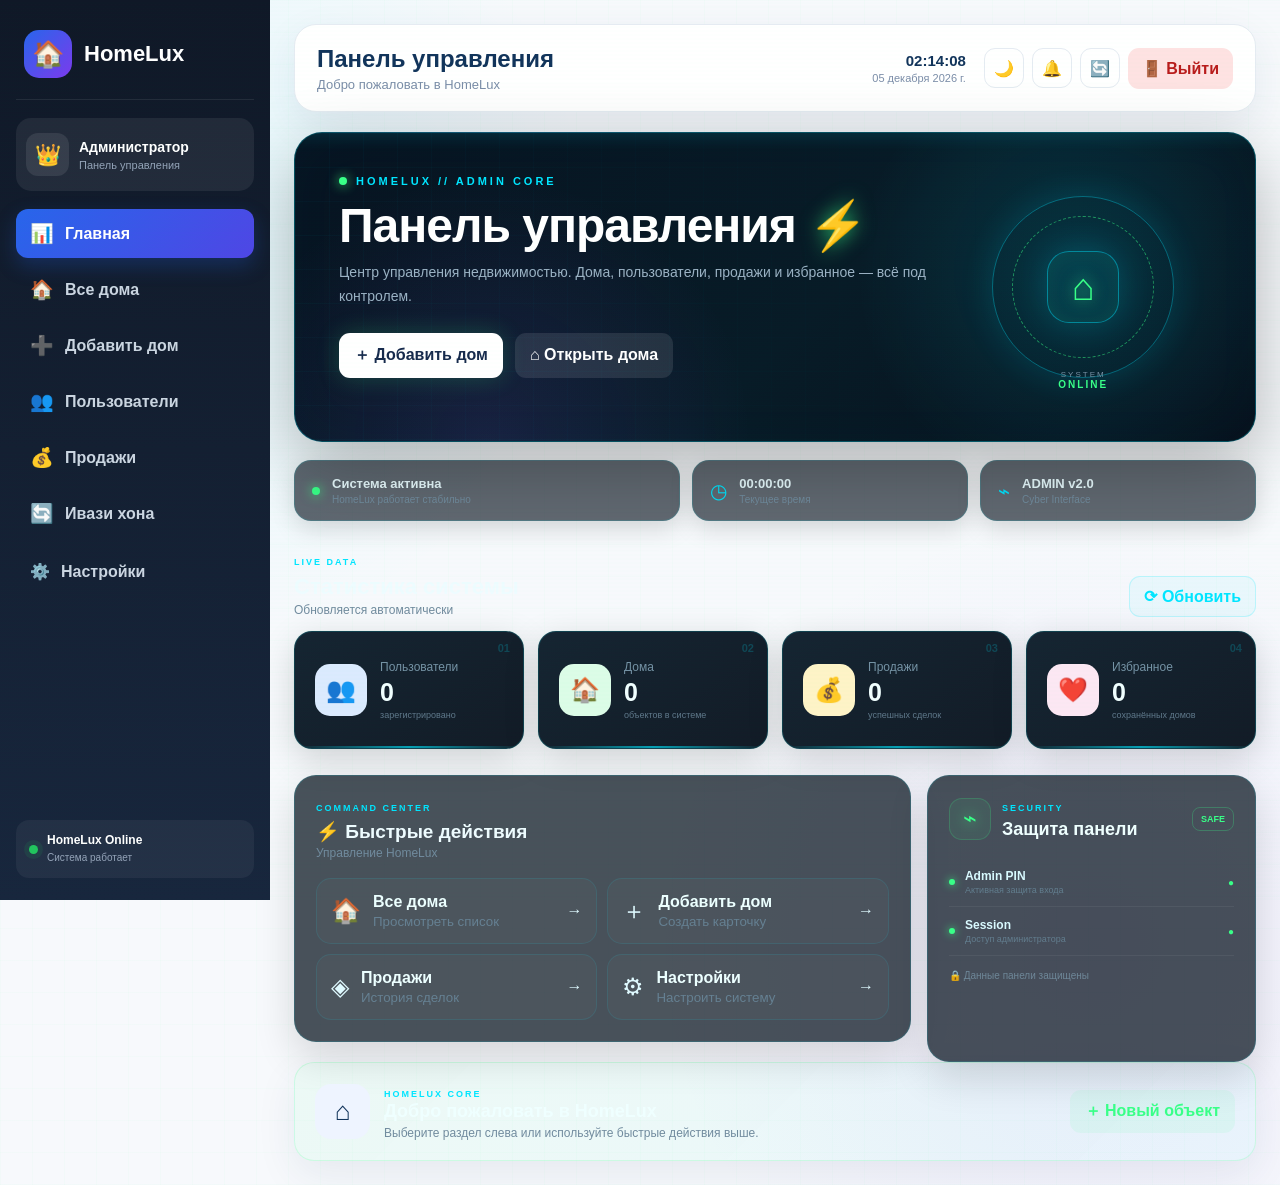
<file: admin.html>
<!DOCTYPE html>
<html lang="ru">
<head>
<meta charset="UTF-8">
<meta name="viewport" content="width=device-width, initial-scale=1.0">
<title>HomeLux — Admin Panel</title>
<link rel="stylesheet" href="admin.css">

<style>
.exchange-hero{display:grid;grid-template-columns:92px 1fr auto;align-items:center;gap:24px;padding:30px;border-radius:24px;margin:20px 0 24px;background:linear-gradient(135deg,#2563eb,#1d4ed8);color:#fff;box-shadow:0 18px 45px rgba(37,99,235,.20);overflow:hidden}.exchange-hero-icon{width:76px;height:76px;border-radius:22px;display:grid;place-items:center;font-size:38px;background:rgba(255,255,255,.16);border:1px solid rgba(255,255,255,.25)}.exchange-label{font-size:12px;font-weight:800;letter-spacing:2px;opacity:.78}.exchange-hero h2{margin:7px 0 6px;font-size:28px}.exchange-hero p{margin:0;max-width:650px;line-height:1.6;opacity:.88}.exchange-hero-badge{min-width:150px;padding:14px 18px;border-radius:16px;background:rgba(255,255,255,.13);border:1px solid rgba(255,255,255,.2);text-align:center}.exchange-hero-badge strong,.exchange-hero-badge span{display:block}.exchange-hero-badge span{font-size:12px;margin-top:4px;opacity:.75}.exchange-grid{display:grid;grid-template-columns:repeat(3,minmax(0,1fr));gap:20px;align-items:stretch;margin:0}.exchange-card{min-width:0;min-height:250px;padding:24px;border-radius:22px;background:#fff;border:1px solid #e7edf7;box-shadow:0 12px 32px rgba(15,35,70,.07);display:flex;flex-direction:column;transition:transform .2s ease,box-shadow .2s ease}.exchange-card:hover{transform:translateY(-5px);box-shadow:0 18px 40px rgba(15,35,70,.12)}.exchange-card-top{display:flex;align-items:center;justify-content:space-between;margin-bottom:20px}.exchange-card-top>span{font-size:12px;font-weight:800;color:#94a3b8}.exchange-card-icon{width:58px;height:58px;border-radius:17px;display:grid;place-items:center;font-size:28px;background:#eff6ff}.exchange-card h3{margin:0 0 10px;font-size:20px;color:#10213d}.exchange-card p{margin:0;color:#64748b;line-height:1.6;flex:1}.exchange-card button{margin-top:20px;width:100%;border:0;border-radius:13px;padding:13px 16px;background:#f1f5f9;color:#1d4ed8;font-weight:800;cursor:pointer}.exchange-card button:hover{background:#dbeafe}.exchange-card button b{float:right}.exchange-info{display:flex;align-items:center;gap:16px;margin-top:22px;padding:18px 22px;border:1px solid #e2e8f0;border-radius:18px;background:#f8fafc}.exchange-info-icon{width:44px;height:44px;border-radius:13px;display:grid;place-items:center;background:#fff;font-size:22px;box-shadow:0 5px 15px rgba(15,35,70,.06)}.exchange-info strong{color:#10213d}.exchange-info p{margin:4px 0 0;color:#64748b}.dark .exchange-card{background:#111d30;border-color:#24344d}.dark .exchange-card h3,.dark .exchange-info strong{color:#fff}.dark .exchange-card p,.dark .exchange-info p{color:#9fb0c7}.dark .exchange-card button{background:#182943;color:#93b8ff}.dark .exchange-info{background:#0f1a2b;border-color:#24344d}@media(max-width:900px){.exchange-hero{grid-template-columns:70px 1fr}.exchange-hero-badge{grid-column:2;justify-self:start}.exchange-grid{grid-template-columns:1fr 1fr}}@media(max-width:620px){.exchange-hero{grid-template-columns:1fr;padding:22px}.exchange-hero-badge{grid-column:auto}.exchange-grid{grid-template-columns:1fr}.exchange-card{min-height:220px}}
</style>


<style id="hacker-neon-theme">
:root{--hack-green:#39ff88;--hack-cyan:#00e5ff;--hack-purple:#8b5cf6;--hack-bg:#050812}
body{background-image:radial-gradient(circle at 15% 20%,rgba(0,229,255,.08),transparent 28%),radial-gradient(circle at 85% 80%,rgba(139,92,246,.08),transparent 30%),linear-gradient(rgba(57,255,136,.025) 1px,transparent 1px),linear-gradient(90deg,rgba(57,255,136,.025) 1px,transparent 1px);background-size:auto,auto,32px 32px,32px 32px}
body:after{content:"";position:fixed;inset:0;pointer-events:none;z-index:9998;background:linear-gradient(transparent 50%,rgba(57,255,136,.018) 50%);background-size:100% 4px;opacity:.35}
button,.btn,.nav-btn,.action-btn{transition:.25s;position:relative;overflow:hidden}
button:hover,.btn:hover,.nav-btn:hover,.action-btn:hover{transform:translateY(-2px);box-shadow:0 0 18px rgba(0,229,255,.28),0 0 32px rgba(57,255,136,.12)}
.card,.house-card,.modal-content,.panel,.stat-card,.settings-card,.section-card{border-color:rgba(0,229,255,.18)!important;box-shadow:0 10px 35px rgba(0,0,0,.16),0 0 0 1px rgba(57,255,136,.035)}
.house-card:hover,.card:hover{box-shadow:0 16px 45px rgba(0,0,0,.22),0 0 25px rgba(0,229,255,.14)}
input,select,textarea{outline:none;transition:.2s}input:focus,select:focus,textarea:focus{border-color:var(--hack-cyan)!important;box-shadow:0 0 0 3px rgba(0,229,255,.1),0 0 16px rgba(0,229,255,.12)}
</style>

<style id="dashboard-cyber-style">
.dashboard-cyber{position:relative}.cyber-dashboard-hero{position:relative;min-height:310px;margin-bottom:18px;padding:42px 44px;border:1px solid rgba(0,229,255,.28);border-radius:28px;overflow:hidden;background:radial-gradient(circle at 82% 45%,rgba(0,229,255,.14),transparent 28%),radial-gradient(circle at 20% 100%,rgba(139,92,246,.13),transparent 32%),linear-gradient(135deg,#071321,#081b27 55%,#07101c);box-shadow:0 25px 70px rgba(0,0,0,.28),inset 0 0 60px rgba(0,229,255,.025)}.hero-grid-lines{position:absolute;inset:0;background-image:linear-gradient(rgba(0,229,255,.055) 1px,transparent 1px),linear-gradient(90deg,rgba(0,229,255,.055) 1px,transparent 1px);background-size:34px 34px;mask-image:linear-gradient(to right,black,transparent 80%);opacity:.55}.hero-scan{position:absolute;left:0;right:0;height:2px;top:-5px;background:linear-gradient(90deg,transparent,var(--hack-green),var(--hack-cyan),transparent);box-shadow:0 0 18px var(--hack-cyan);animation:dashScan 5s linear infinite}.cyber-dashboard-hero .hero-content{position:relative;z-index:2;max-width:700px}.cyber-dashboard-hero .hero-small{display:flex;align-items:center;gap:9px;color:var(--hack-cyan);font-size:11px;font-weight:900;letter-spacing:3px}.pulse-dot,.status-dot{width:8px;height:8px;border-radius:50%;background:var(--hack-green);box-shadow:0 0 12px var(--hack-green);animation:dashPulse 1.6s infinite}.cyber-dashboard-hero h1{margin:14px 0 10px;color:#fff;font-size:clamp(30px,4vw,48px);line-height:1.05;letter-spacing:-1px}.cyber-dashboard-hero h1 span{color:var(--hack-green);text-shadow:0 0 20px rgba(57,255,136,.7)}.cyber-dashboard-hero p{max-width:650px;color:#9bb2c4;line-height:1.7;font-size:14px}.cyber-dashboard-hero .hero-buttons{display:flex;gap:12px;margin-top:24px}.cyber-primary,.cyber-ghost{padding:13px 19px;border-radius:13px;font-weight:900;border:1px solid rgba(0,229,255,.25);cursor:pointer}.cyber-primary{background:linear-gradient(135deg,var(--hack-green),#13c873);color:#03120b;box-shadow:0 0 24px rgba(57,255,136,.2)}.cyber-ghost{background:rgba(255,255,255,.045);color:#d8faff}.cyber-core{position:absolute;right:8%;top:50%;transform:translateY(-50%);width:190px;height:190px;border-radius:50%;display:grid;place-items:center}.core-ring{position:absolute;border-radius:50%;border:1px solid rgba(0,229,255,.35)}.ring-one{inset:4px;box-shadow:0 0 35px rgba(0,229,255,.14);animation:spinDash 12s linear infinite}.ring-two{inset:24px;border-style:dashed;border-color:rgba(57,255,136,.5);animation:spinDash 8s linear infinite reverse}.core-center{width:72px;height:72px;border-radius:22px;display:grid;place-items:center;color:var(--hack-green);font-size:38px;background:rgba(0,229,255,.07);border:1px solid rgba(0,229,255,.45);box-shadow:0 0 35px rgba(0,229,255,.2),inset 0 0 25px rgba(57,255,136,.08);text-shadow:0 0 15px var(--hack-green)}.core-label{position:absolute;bottom:-8px;text-align:center;color:#7892a5;font-size:8px;letter-spacing:2px}.core-label b{color:var(--hack-green);font-size:10px}.dashboard-status-row{display:grid;grid-template-columns:1.4fr 1fr 1fr;gap:12px;margin-bottom:30px}.system-status,.system-time,.system-version{display:flex;align-items:center;gap:12px;padding:15px 17px;border:1px solid rgba(0,229,255,.14);border-radius:17px;background:rgba(5,16,28,.62);box-shadow:0 8px 25px rgba(0,0,0,.13)}.system-status>div,.system-time>div,.system-version>div{display:flex;flex-direction:column;gap:3px}.system-status b,.system-time b,.system-version b{color:#e9fbff;font-size:13px}.system-status small,.system-time small,.system-version small{color:#718b9e;font-size:10px}.system-time>span,.system-version>span{font-size:20px;color:var(--hack-cyan)}.dashboard-section-head{display:flex;justify-content:space-between;align-items:end;margin-bottom:14px}.dashboard-section-head>div>span,.section-title>div>span,.security-top>div>span,.cyber-welcome>div>span{color:var(--hack-cyan);font-size:9px;font-weight:900;letter-spacing:2px}.dashboard-section-head h2{margin:5px 0 3px;color:#eefcff;font-size:22px}.dashboard-section-head p,.section-title p{margin:0;color:#718b9e;font-size:12px}.refresh-dashboard{border:1px solid rgba(0,229,255,.2);background:rgba(0,229,255,.05);color:var(--hack-cyan);padding:10px 14px;border-radius:11px;font-weight:800;cursor:pointer}.cyber-stats{gap:14px}.cyber-stat{position:relative;overflow:hidden;min-height:118px;background:linear-gradient(145deg,rgba(9,25,39,.95),rgba(6,15,27,.95))!important;border-color:rgba(0,229,255,.16)!important}.cyber-stat:before{content:"";position:absolute;left:0;right:0;bottom:0;height:2px;background:linear-gradient(90deg,transparent,var(--hack-cyan),transparent);opacity:.65}.cyber-stat>div:nth-child(2){z-index:1}.cyber-stat span{color:#7592a5}.cyber-stat strong{color:#f1ffff}.cyber-stat small{display:block;margin-top:3px;color:#5f788a;font-size:9px}.cyber-stat>i{position:absolute;right:13px;top:10px;color:rgba(0,229,255,.2);font-style:normal;font-weight:900;font-size:11px}.dashboard-lower-grid{display:grid;grid-template-columns:1.5fr .8fr;gap:16px;margin-top:26px}.quick-panel,.security-panel{padding:21px;border:1px solid rgba(0,229,255,.14);border-radius:22px;background:rgba(5,16,28,.72);box-shadow:0 15px 40px rgba(0,0,0,.14)}.section-title{margin-bottom:15px}.section-title h2{margin:5px 0 3px;color:#eefcff;font-size:19px}.quick-grid{display:grid;grid-template-columns:1fr 1fr;gap:10px}.quick-card{border:1px solid rgba(0,229,255,.1)!important;background:rgba(255,255,255,.025)!important;color:#dffaff!important;border-radius:15px!important;padding:14px!important}.quick-card strong{color:#ecffff}.quick-card small{color:#658092!important}.security-top{display:flex;align-items:center;gap:11px;margin-bottom:18px}.security-shield{width:42px;height:42px;border-radius:13px;display:grid;place-items:center;color:var(--hack-green);font-size:23px;background:rgba(57,255,136,.07);border:1px solid rgba(57,255,136,.18);text-shadow:0 0 14px var(--hack-green)}.security-top h2{margin:4px 0 0;color:#efffff;font-size:18px}.security-top>b{margin-left:auto;font-size:9px;color:var(--hack-green);border:1px solid rgba(57,255,136,.25);padding:6px 8px;border-radius:8px}.security-line{display:flex;align-items:center;gap:10px;padding:11px 0;border-bottom:1px solid rgba(255,255,255,.055)}.security-line>span{width:6px;height:6px;border-radius:50%;background:var(--hack-green);box-shadow:0 0 9px var(--hack-green)}.security-line div{display:flex;flex-direction:column;gap:2px;flex:1}.security-line strong{font-size:12px;color:#d9faff}.security-line small{font-size:9px;color:#627d8e}.security-line em{font-style:normal;color:var(--hack-green);font-size:10px}.security-foot{margin-top:14px;color:#6e8798;font-size:10px}.cyber-welcome{border-color:rgba(57,255,136,.18)!important;background:linear-gradient(135deg,rgba(57,255,136,.055),rgba(0,229,255,.045))!important}.cyber-welcome h2{color:#efffff}.cyber-welcome p{color:#718b9e}.cyber-welcome button{background:rgba(57,255,136,.08)!important;color:var(--hack-green)!important;border-color:rgba(57,255,136,.2)!important}@keyframes dashScan{0%{transform:translateY(0)}100%{transform:translateY(315px)}}@keyframes dashPulse{50%{opacity:.35;box-shadow:0 0 3px var(--hack-green)}}@keyframes spinDash{to{transform:rotate(360deg)}}@media(max-width:900px){.cyber-core{right:3%;opacity:.55}.dashboard-lower-grid{grid-template-columns:1fr}.dashboard-status-row{grid-template-columns:1fr 1fr}.system-status{grid-column:1/-1}}@media(max-width:620px){.cyber-dashboard-hero{padding:30px 22px;min-height:390px}.cyber-core{width:130px;height:130px;right:10px;top:auto;bottom:12px}.core-center{width:54px;height:54px;font-size:28px}.cyber-dashboard-hero .hero-buttons{flex-direction:column}.dashboard-status-row{grid-template-columns:1fr}.system-status{grid-column:auto}.quick-grid{grid-template-columns:1fr}.dashboard-section-head{align-items:flex-start;gap:10px;flex-direction:column}}
</style>
</head>
<body><div class="app">
<aside class="sidebar">
  <div class="logo"><span>🏠</span><strong>HomeLux</strong></div>
  <div class="admin-card"><div class="admin-icon">👑</div><div><strong>Администратор</strong><small>Панель управления</small></div></div>
  <nav class="nav">
    <button class="nav-btn active" onclick="showPage('dashboard', this)"><span>📊</span><b>Главная</b></button>
    <button class="nav-btn" onclick="showPage('houses', this)"><span>🏠</span><b>Все дома</b></button>
    <button class="nav-btn" onclick="showPage('add', this)"><span>➕</span><b>Добавить дом</b></button>
    <button class="nav-btn" onclick="showPage('users', this)"><span>👥</span><b>Пользователи</b></button>
    <button class="nav-btn" onclick="showPage('sales', this)"><span>💰</span><b>Продажи</b></button>
    <button class="nav-btn" onclick="showPage('exchange', this)"><span>🔄</span><b>Ивази хона</b></button>
    <button class="settings-btn" onclick="openSettings()"><span>⚙️</span><b>Настройки</b></button>
  </nav>
  <div class="sidebar-bottom"><div class="mini-status"><span class="status-online"></span><div><b>HomeLux Online</b><small>Система работает</small></div></div></div>
</aside>

<main class="main">
<header class="topbar">
  <div class="top-title"><h2 id="pageTitle">Панель управления</h2><p>Добро пожаловать в HomeLux</p></div>
  <div class="top-right">
    <div class="live-time"><strong id="liveClock">00:00:00</strong><small id="liveDate">Сегодня</small></div>
    <div class="top-actions">
      <button class="icon-btn" onclick="toggleDark()">🌙</button>
      <button class="icon-btn" onclick="showNotifications()">🔔<i id="notificationBadge">0</i></button>
      <button class="icon-btn" onclick="refreshAdmin()">🔄</button>
      <button class="logout-btn" onclick="logoutAdmin()">🚪 Выйти</button>
    </div>
  </div>
</header>

<section id="dashboard" class="page active dashboard-cyber">
  <div class="cyber-dashboard-hero">
    <div class="hero-grid-lines"></div>
    <div class="hero-scan"></div>
    <div class="hero-content">
      <div class="hero-small"><span class="pulse-dot"></span> HOMELUX // ADMIN CORE</div>
      <h1>Панель управления <span>⚡</span></h1>
      <p>Центр управления недвижимостью. Дома, пользователи, продажи и избранное — всё под контролем.</p>
      <div class="hero-buttons">
        <button class="cyber-primary" onclick="showPage('add')">＋ Добавить дом</button>
        <button class="cyber-ghost" onclick="showPage('houses')">⌂ Открыть дома</button>
      </div>
    </div>
    <div class="cyber-core">
      <div class="core-ring ring-one"></div><div class="core-ring ring-two"></div>
      <div class="core-center">⌂</div>
      <span class="core-label">SYSTEM<br><b>ONLINE</b></span>
    </div>
  </div>

  <div class="dashboard-status-row">
    <div class="system-status"><span class="status-dot"></span><div><b>Система активна</b><small>HomeLux работает стабильно</small></div></div>
    <div class="system-time"><span>◷</span><div><b id="dashClock">00:00:00</b><small>Текущее время</small></div></div>
    <div class="system-version"><span>⌁</span><div><b>ADMIN v2.0</b><small>Cyber Interface</small></div></div>
  </div>

  <div class="dashboard-section-head"><div><span>LIVE DATA</span><h2>Статистика системы</h2><p>Обновляется автоматически</p></div><button class="refresh-dashboard" onclick="refreshAdmin()">⟳ Обновить</button></div>
  <div class="stats cyber-stats">
    <div class="stat-card cyber-stat"><div class="stat-icon blue-icon">👥</div><div><span>Пользователи</span><strong id="usersCount">0</strong><small>зарегистрировано</small></div><i>01</i></div>
    <div class="stat-card cyber-stat"><div class="stat-icon green-icon">🏠</div><div><span>Дома</span><strong id="housesCount">0</strong><small>объектов в системе</small></div><i>02</i></div>
    <div class="stat-card cyber-stat"><div class="stat-icon yellow-icon">💰</div><div><span>Продажи</span><strong id="salesCount">0</strong><small>успешных сделок</small></div><i>03</i></div>
    <div class="stat-card cyber-stat"><div class="stat-icon pink-icon">❤️</div><div><span>Избранное</span><strong id="favoritesCount">0</strong><small>сохранённых домов</small></div><i>04</i></div>
  </div>

  <div class="dashboard-lower-grid">
    <div class="dashboard-section quick-panel">
      <div class="section-title"><div><span>COMMAND CENTER</span><h2>⚡ Быстрые действия</h2><p>Управление HomeLux</p></div></div>
      <div class="quick-grid">
        <button class="quick-card" onclick="showPage('houses')"><span>🏠</span><div><strong>Все дома</strong><small>Просмотреть список</small></div><b>→</b></button>
        <button class="quick-card" onclick="showPage('add')"><span>＋</span><div><strong>Добавить дом</strong><small>Создать карточку</small></div><b>→</b></button>
        <button class="quick-card" onclick="showPage('sales')"><span>◈</span><div><strong>Продажи</strong><small>История сделок</small></div><b>→</b></button>
        <button class="quick-card" onclick="openSettings()"><span>⚙</span><div><strong>Настройки</strong><small>Настроить систему</small></div><b>→</b></button>
      </div>
    </div>

    <div class="security-panel">
      <div class="security-top"><span class="security-shield">⌁</span><div><span>SECURITY</span><h2>Защита панели</h2></div><b>SAFE</b></div>
      <div class="security-line"><span></span><div><strong>Admin PIN</strong><small>Активная защита входа</small></div><em>●</em></div>
      <div class="security-line"><span></span><div><strong>Session</strong><small>Доступ администратора</small></div><em>●</em></div>
      <div class="security-foot">🔒 Данные панели защищены</div>
    </div>
  </div>

  <div class="welcome-box cyber-welcome"><div class="welcome-icon">⌂</div><div><span>HOMELUX CORE</span><h2>Добро пожаловать в HomeLux</h2><p>Выберите раздел слева или используйте быстрые действия выше.</p></div><button onclick="showPage('add')">＋ Новый объект</button></div>
</section>

<section id="houses" class="page">
  <div class="section-head"><div><div class="page-label">HOMELUX</div><h1>🏠 Все дома</h1><p>Все добавленные дома HomeLux</p></div><button class="primary-btn" onclick="showPage('add')">➕ Добавить дом</button></div>
  <div class="house-toolbar"><div class="search-box"><span>🔍</span><input id="houseSearch" type="text" placeholder="Поиск дома, города или адреса..." oninput="renderHouses()"></div><select id="houseSort" onchange="renderHouses()"><option value="new">Сначала новые</option><option value="old">Сначала старые</option><option value="priceHigh">Цена ↓</option><option value="priceLow">Цена ↑</option><option value="areaHigh">Площадь ↓</option><option value="areaLow">Площадь ↑</option></select><button class="export-btn" onclick="exportHouses()">📥 Backup</button></div>
  <div id="housesList" class="houses-list"></div>
</section>

<section id="add" class="page">
  <div class="section-head"><div><div class="page-label">HOMELUX</div><h1 id="formTitle">➕ Добавить дом</h1><p>Заполните информацию о доме</p></div></div>
  <form id="houseForm" class="house-form">
    <input type="hidden" id="editHouseId">
    <div class="form-top"><div class="form-icon">🏡</div><div><h2>Информация о доме</h2><p>Добавьте основные данные, чтобы красиво показать объект клиентам.</p></div></div>
    <div class="form-grid">
      <div class="field"><label>Название дома</label><input id="houseName" type="text" placeholder="Например: Modern Villa" required></div>
      <div class="field"><label>Город</label><input id="houseCity" type="text" placeholder="Например: Душанбе" required></div>
      <div class="field"><label>Цена</label><input id="housePrice" type="number" placeholder="150000" min="0" required></div>
      <div class="field"><label>Площадь (м²)</label><input id="houseArea" type="number" placeholder="250" min="1" required></div>
      <div class="field"><label>Этажей</label><input id="houseFloors" type="number" placeholder="2" min="1" required></div>
      <div class="field"><label>Расположение</label><input id="houseLocation" type="text" placeholder="Например: центр города"></div>
      <div class="field"><label>Статус дома</label><select id="houseStatus"><option value="sale">🟢 В продаже</option><option value="reserved">🟡 Забронирован</option><option value="sold">🔴 Продан</option></select></div>
    </div>
    <div class="field"><label>Описание</label><textarea id="houseDescription" rows="5" placeholder="Описание дома..."></textarea></div>
    <div class="field"><label>Фото дома</label><div class="file-upload"><input id="houseImage" type="file" accept="image/*"><div class="file-upload-text">📷 Нажмите и выберите фотографию</div></div></div>
    <div id="houseImagePreview" class="image-preview">🏠</div>
    <div class="form-buttons"><button type="submit" class="save-btn">💾 Сохранить дом</button><button type="button" class="cancel-btn" onclick="cancelEdit()">❌ Отмена</button></div>
  </form>
</section>

<section id="users" class="page"><div class="section-head"><div><div class="page-label">HOMELUX</div><h1>👥 Пользователи</h1><p>Пользователи HomeLux</p></div></div><div class="empty-page"><div class="empty-icon">👥</div><h2>Пользователи</h2><p>Зарегистрированных пользователей:</p><strong id="usersPageCount">0</strong></div></section>
<section id="sales" class="page"><div class="section-head"><div><div class="page-label">HOMELUX</div><h1>💰 Продажи</h1><p>Информация о продажах домов</p></div></div><div class="empty-page"><div class="empty-icon">💰</div><h2>Продажи</h2><p>Всего продаж:</p><strong id="salesPageCount">0</strong></div></section>

<section id="exchange" class="page">

  <div class="section-head">
    <div>
      <div class="page-label">HOMELUX</div>
      <h1>🔄 Ивази хона</h1>
      <p>Обмен недвижимостью — всё просто и удобно</p>
    </div>
    <button class="primary-btn" onclick="showPage('houses')">🏠 Смотреть дома</button>
  </div>

  <div class="exchange-hero">
    <div class="exchange-hero-icon">🔄</div>
    <div class="exchange-hero-content">
      <span class="exchange-label">HOMELUX EXCHANGE</span>
      <h2>Ивази хона осонтар шуд</h2>
      <p>Домро интихоб кунед, маълумоташро бинед ва барои иваз кардан пешниҳоди мувофиқ омода кунед.</p>
    </div>
    <div class="exchange-hero-badge"><strong>HomeLux</strong><span>Smart Exchange</span></div>
  </div>

  <div class="exchange-grid">
    <div class="exchange-card">
      <div class="exchange-card-top"><div class="exchange-card-icon">🏠</div><span>01</span></div>
      <h3>Домро интихоб кунед</h3>
      <p>Аз рӯйхати хонаҳои HomeLux хонаеро интихоб кунед, ки мехоҳед барои иваз кардан пешниҳод кунед.</p>
      <button onclick="showPage('houses')">Дидани хонаҳо <b>→</b></button>
    </div>

    <div class="exchange-card">
      <div class="exchange-card-top"><div class="exchange-card-icon">🔄</div><span>02</span></div>
      <h3>Пешниҳоди ивазкунӣ</h3>
      <p>Хонаи мувофиқро пайдо кунед ва шартҳои ивазкуниро муқоиса кунед.</p>
      <button onclick="showPage('houses')">Оғоз кардан <b>→</b></button>
    </div>

    <div class="exchange-card">
      <div class="exchange-card-top"><div class="exchange-card-icon">✨</div><span>03</span></div>
      <h3>Ҳамааш як ҷо</h3>
      <p>Маълумоти хона, нарх, масоҳат ва ҷойгиршавӣ дар як панели қулай дастрас аст.</p>
      <button onclick="showPage('dashboard')">Ба главная <b>→</b></button>
    </div>
  </div>

  <div class="exchange-info">
    <div class="exchange-info-icon">💡</div>
    <div><strong>Маслиҳати HomeLux</strong><p>Барои пешниҳоди беҳтар аксҳои босифат, нарх ва маълумоти пурраи хонаро илова кунед.</p></div>
  </div>

</section>
</main>
</div>

<div id="settingsModal" class="settings-modal" onclick="closeSettingsOutside(event)"><div class="settings-box"><button class="settings-close" onclick="closeSettings()">×</button><div class="settings-header"><div class="settings-big-icon">⚙️</div><div><span>HOMELUX</span><h2>Настройки</h2><p>Персонализируйте HomeLux</p></div></div>
<div class="settings-group"><h3>🎨 Цвет интерфейса</h3><div class="color-grid">
<button class="color-choice" data-color="#2865eb" onclick="setAccent('#2865eb')"><span class="color-swatch" style="background:#2865eb"></span><b>Синий</b></button><button class="color-choice" data-color="#7c3aed" onclick="setAccent('#7c3aed')"><span class="color-swatch" style="background:#7c3aed"></span><b>Фиолетовый</b></button><button class="color-choice" data-color="#059669" onclick="setAccent('#059669')"><span class="color-swatch" style="background:#059669"></span><b>Зелёный</b></button><button class="color-choice" data-color="#e11d48" onclick="setAccent('#e11d48')"><span class="color-swatch" style="background:#e11d48"></span><b>Розовый</b></button><button class="color-choice" data-color="#f97316" onclick="setAccent('#f97316')"><span class="color-swatch" style="background:#f97316"></span><b>Оранжевый</b></button><button class="color-choice" data-color="#dc2626" onclick="setAccent('#dc2626')"><span class="color-swatch" style="background:#dc2626"></span><b>Красный</b></button><button class="color-choice" data-color="#0891b2" onclick="setAccent('#0891b2')"><span class="color-swatch" style="background:#0891b2"></span><b>Бирюзовый</b></button><button class="color-choice" data-color="#06b6d4" onclick="setAccent('#06b6d4')"><span class="color-swatch" style="background:#06b6d4"></span><b>Голубой</b></button><button class="color-choice" data-color="#ca8a04" onclick="setAccent('#ca8a04')"><span class="color-swatch" style="background:#ca8a04"></span><b>Золотой</b></button><button class="color-choice" data-color="#4f46e5" onclick="setAccent('#4f46e5')"><span class="color-swatch" style="background:#4f46e5"></span><b>Индиго</b></button>
</div></div>
<div class="settings-group"><h3>🌙 Тема</h3><div class="setting-row"><div><b>Тёмная тема</b><small>Включить ночной режим</small></div><label class="switch"><input id="darkSwitch" type="checkbox" onchange="applyDarkFromSettings(this.checked)"><span></span></label></div></div>
<div class="settings-group"><h3>🔔 Уведомления</h3><div class="setting-row"><div><b>Уведомления</b><small>Показывать сообщения о действиях</small></div><label class="switch"><input id="notifySwitch" type="checkbox" checked onchange="toggleNotifications(this.checked)"><span></span></label></div></div>
<div class="settings-group"><h3>💾 Данные</h3><div class="settings-actions"><button onclick="exportHouses()">📥 Скачать Backup</button><button onclick="document.getElementById('restoreInput').click()">📤 Восстановить</button><input id="restoreInput" type="file" accept=".json" hidden onchange="restoreHouses(this)"></div></div>
<button class="settings-save" onclick="closeSettings()">✓ Готово</button>
</div></div>

<div id="notificationPanel" class="notification-panel"><div class="notification-head"><b>🔔 Уведомления</b><button onclick="clearNotifications()">Очистить</button></div><div id="notificationList"></div></div>
<div id="toast" class="toast"><span id="toastIcon">✅</span><div><strong id="toastTitle">Готово</strong><p id="toastMessage">Операция выполнена.</p></div></div>
<script src="admin.js"></script>
</body>
</html>
</file>
<file: admin.css>
*{
    box-sizing:border-box;
    margin:0;
    padding:0;
}

html{
    scroll-behavior:smooth;
}

:root{
    --accent:#2865eb;
    --bg:#f4f7fb;
    --card:#ffffff;
    --text:#172b4d;
    --muted:#7b8da8;
    --border:#e5ebf2;
    --shadow:0 14px 40px rgba(30,55,90,.08);
}

body{
    font-family:Arial,Helvetica,sans-serif;
    background:
        linear-gradient(
            135deg,
            #eef4fb 0%,
            #e8f0f8 50%,
            #f8fbff 100%
        );
    color:var(--text);
    min-height:100vh;
}

button,
input,
textarea,
select{
    font:inherit;
}

button{
    cursor:pointer;
}

.app{
    min-height:100vh;
}


/* SIDEBAR */

.sidebar{
    position:fixed;
    left:0;
    top:0;

    width:270px;
    height:100vh;

    padding:22px 16px;

    background:
        linear-gradient(
            180deg,
            #101827,
            #18263d
        );

    color:#fff;

    display:flex;
    flex-direction:column;

    overflow-y:auto;

    z-index:1000;
}

.logo{
    display:flex;
    align-items:center;
    gap:12px;

    padding:8px 8px 21px;

    border-bottom:
        1px solid
        rgba(255,255,255,.08);
}

.logo span{
    width:48px;
    height:48px;

    border-radius:15px;

    display:grid;
    place-items:center;

    font-size:26px;

    background:
        linear-gradient(
            135deg,
            var(--accent),
            #7c3aed
        );
}

.logo strong{
    font-size:22px;
}

.admin-card{
    display:flex;
    align-items:center;
    gap:10px;

    padding:15px 10px;

    margin:18px 0;

    border-radius:15px;

    background:
        rgba(255,255,255,.07);
}

.admin-icon{
    width:43px;
    height:43px;

    display:grid;
    place-items:center;

    border-radius:12px;

    background:
        rgba(255,255,255,.09);

    font-size:21px;
}

.admin-card strong{
    display:block;
    font-size:14px;
}

.admin-card small{
    display:block;
    margin-top:4px;
    color:#94a3b8;
    font-size:11px;
}

.nav{
    display:flex;
    flex-direction:column;
    gap:7px;

    padding-bottom:18px;
}

.nav-btn,
.settings-btn{
    width:100%;

    border:0;
    background:transparent;

    color:#cbd5e1;

    padding:13px 14px;

    border-radius:12px;

    display:flex;
    align-items:center;
    gap:11px;

    text-align:left;

    transition:.2s;
}

.nav-btn span{
    font-size:19px;
}

.nav-btn:hover,
.settings-btn:hover{
    color:#fff;
    background:
        rgba(255,255,255,.08);
}

.nav-btn.active{
    color:#fff;

    background:
        linear-gradient(
            135deg,
            var(--accent),
            #4f46e5
        );

    box-shadow:
        0 8px 20px
        rgba(37,99,235,.25);
}

.settings-btn{
    margin-top:4px;
}

.sidebar-bottom{
    margin-top:auto;
}

.mini-status{
    display:flex;
    align-items:center;
    gap:9px;

    padding:13px;

    border-radius:13px;

    background:
        rgba(255,255,255,.05);
}

.status-online{
    width:9px;
    height:9px;

    border-radius:50%;

    background:#22c55e;

    box-shadow:
        0 0 0 5px
        rgba(34,197,94,.1);
}

.mini-status b{
    display:block;
    font-size:12px;
}

.mini-status small{
    color:#94a3b8;
    font-size:10px;
}


/* MAIN */

.main{
    margin-left:270px;
    padding:24px;

    min-height:100vh;
}


/* TOPBAR */

.topbar{
    min-height:88px;

    padding:18px 22px;

    border-radius:22px;

    background:var(--card);

    border:1px solid var(--border);

    box-shadow:var(--shadow);

    display:flex;
    align-items:center;
    justify-content:space-between;

    margin-bottom:20px;
}

.top-title h2{
    font-size:24px;
}

.top-title p{
    margin-top:4px;
    color:var(--muted);
    font-size:13px;
}

.top-right{
    display:flex;
    align-items:center;
    gap:18px;
}

.live-time{
    text-align:right;
}

.live-time strong{
    display:block;
    font-size:15px;
}

.live-time small{
    display:block;
    margin-top:3px;
    color:var(--muted);
    font-size:11px;
}

.top-actions{
    display:flex;
    align-items:center;
    gap:8px;
}

.icon-btn{
    position:relative;

    width:40px;
    height:40px;

    border:1px solid var(--border);

    border-radius:11px;

    background:var(--card);
    color:var(--text);

    transition:.2s;
}

.icon-btn:hover{
    transform:translateY(-2px);
}

.icon-btn i{
    position:absolute;

    top:-6px;
    right:-6px;

    min-width:18px;
    height:18px;

    border-radius:50%;

    display:none;
    place-items:center;

    background:#ef4444;
    color:#fff;

    font-size:10px;
    font-style:normal;
}

.logout-btn{
    border:0;

    background:#fee2e2;
    color:#b91c1c;

    padding:11px 14px;

    border-radius:11px;

    font-weight:800;
}


/* PAGE */

.page{
    display:none;
}

.page.active{
    display:block;
}


/* HERO */

.hero{
    display:flex;
    justify-content:space-between;
    align-items:center;

    padding:30px;

    border-radius:25px;

    background:
        linear-gradient(
            135deg,
            #111827,
            #1d3557
        );

    color:#fff;

    overflow:hidden;

    margin-bottom:20px;
}

.hero-small{
    color:#93c5fd;

    font-size:10px;
    font-weight:900;

    letter-spacing:2px;

    margin-bottom:8px;
}

.hero h1{
    font-size:34px;
}

.hero p{
    margin-top:8px;
    color:#cbd5e1;
}

.hero-buttons{
    display:flex;
    gap:10px;

    margin-top:20px;
}

.hero-buttons button{
    border:0;

    padding:12px 15px;

    border-radius:11px;

    background:#fff;
    color:#172b4d;

    font-weight:800;
}

.hero-buttons button:last-child{
    background:
        rgba(255,255,255,.1);

    color:#fff;
}

.hero-decoration{
    font-size:100px;
    opacity:.15;
}


/* STATS */

.stats{
    display:grid;
    grid-template-columns:repeat(4,1fr);

    gap:16px;

    margin-bottom:20px;
}

.stat-card{
    display:flex;
    align-items:center;
    gap:13px;

    padding:20px;

    border-radius:18px;

    background:var(--card);

    border:1px solid var(--border);

    box-shadow:var(--shadow);
}

.stat-icon{
    width:52px;
    height:52px;

    display:grid;
    place-items:center;

    border-radius:15px;

    font-size:24px;
}

.blue-icon{
    background:#dbeafe;
}

.green-icon{
    background:#dcfce7;
}

.yellow-icon{
    background:#fef3c7;
}

.pink-icon{
    background:#fce7f3;
}

.stat-card span{
    display:block;
    color:var(--muted);
    font-size:12px;
}

.stat-card strong{
    display:block;
    margin-top:4px;
    font-size:25px;
}


/* DASHBOARD */

.dashboard-section,
.welcome-box{
    background:var(--card);

    border:1px solid var(--border);

    box-shadow:var(--shadow);

    border-radius:20px;
}

.dashboard-section{
    padding:22px;
    margin-bottom:20px;
}

.section-title h2{
    font-size:20px;
}

.section-title p{
    margin-top:4px;
    color:var(--muted);
    font-size:12px;
}

.quick-grid{
    display:grid;

    grid-template-columns:repeat(2,1fr);

    gap:12px;

    margin-top:18px;
}

.quick-card{
    display:flex;
    align-items:center;
    gap:12px;

    width:100%;

    padding:14px;

    border-radius:14px;

    border:1px solid var(--border);

    background:var(--bg);

    color:var(--text);

    text-align:left;

    transition:.2s;
}

.quick-card:hover{
    transform:translateY(-2px);
    border-color:var(--accent);
}

.quick-card > span{
    font-size:24px;
}

.quick-card > div{
    flex:1;
}

.quick-card strong{
    display:block;
}

.quick-card small{
    display:block;

    margin-top:3px;

    color:var(--muted);
}

.welcome-box{
    padding:20px;

    display:flex;
    align-items:center;
    gap:14px;
}

.welcome-icon{
    width:55px;
    height:55px;

    display:grid;
    place-items:center;

    border-radius:16px;

    background:#eef4ff;

    font-size:26px;
}

.welcome-box > div:nth-child(2){
    flex:1;
}

.welcome-box h2{
    font-size:18px;
}

.welcome-box p{
    margin-top:4px;
    color:var(--muted);
    font-size:12px;
}

.welcome-box button{
    border:0;

    background:var(--accent);
    color:#fff;

    padding:11px 15px;

    border-radius:11px;

    font-weight:800;
}


/* SECTION HEAD */

.section-head{
    display:flex;
    align-items:center;
    justify-content:space-between;

    gap:20px;

    margin-bottom:18px;
}

.page-label{
    color:var(--accent);

    font-size:10px;

    font-weight:900;

    letter-spacing:2px;
}

.section-head h1{
    margin-top:3px;

    font-size:30px;
}

.section-head p{
    margin-top:5px;

    color:var(--muted);

    font-size:13px;
}

.primary-btn{
    border:0;

    background:var(--accent);
    color:#fff;

    padding:12px 16px;

    border-radius:11px;

    font-weight:800;
}


/* TOOLBAR */

.house-toolbar{
    display:flex;
    align-items:center;
    gap:10px;

    flex-wrap:wrap;

    margin-bottom:18px;
}

.search-box{
    flex:1;
    min-width:230px;

    height:46px;

    display:flex;
    align-items:center;

    padding:0 13px;

    border-radius:12px;

    border:1px solid var(--border);

    background:var(--card);
}

.search-box input{
    width:100%;

    margin-left:8px;

    border:0;
    outline:0;

    background:transparent;

    color:var(--text);
}

.house-toolbar select{
    height:46px;

    padding:0 12px;

    border:1px solid var(--border);

    border-radius:12px;

    background:var(--card);

    color:var(--text);

    outline:0;
}

.export-btn{
    height:46px;

    padding:0 14px;

    border:0;

    border-radius:12px;

    background:#ecfdf5;
    color:#047857;

    font-weight:800;
}


/* HOUSES */

.houses-list{
    display:grid;

    grid-template-columns:
        repeat(2,minmax(0,1fr));

    gap:18px;
}

.house-item{
    overflow:hidden;

    border-radius:20px;

    background:var(--card);

    border:1px solid var(--border);

    box-shadow:var(--shadow);
}

.house-image{
    position:relative;

    height:230px;

    overflow:hidden;

    background:
        linear-gradient(
            135deg,
            #e8eef5,
            #f8fafc
        );
}

.house-image img{
    display:block;

    width:100%;
    height:100%;

    object-fit:cover;
}

.no-image{
    width:100%;
    height:100%;

    display:grid;
    place-items:center;

    font-size:70px;
}

.favorite-house{
    position:absolute;

    top:12px;
    right:12px;

    width:40px;
    height:40px;

    border:0;

    border-radius:50%;

    background:
        rgba(255,255,255,.93);

    box-shadow:
        0 5px 16px rgba(0,0,0,.12);

    font-size:18px;

    z-index:5;
}


/* HOUSE STATUS */

.house-status{
    position:absolute;

    left:12px;
    bottom:12px;

    padding:8px 12px;

    border-radius:999px;

    font-size:12px;

    font-weight:900;

    backdrop-filter:blur(8px);

    box-shadow:
        0 5px 16px rgba(0,0,0,.14);

    z-index:4;
}

.house-status.sale{
    background:#dcfce7;
    color:#15803d;
}

.house-status.reserved{
    background:#fef3c7;
    color:#a16207;
}

.house-status.sold{
    background:#fee2e2;
    color:#dc2626;
}

.house-info{
    padding:18px;
}

.house-info h3{
    font-size:21px;
}

.house-city{
    margin-top:6px;

    color:var(--muted);

    font-size:13px;
}

.house-details{
    display:flex;
    gap:15px;

    margin-top:12px;

    color:#60728d;

    font-size:12px;
}

.house-price{
    margin-top:12px;

    color:var(--accent);

    font-size:19px;

    font-weight:900;
}

.status-buttons{
    display:flex;
    flex-wrap:wrap;

    gap:7px;

    margin:13px 0;
}

.status-buttons button{
    padding:8px 10px;

    border:1px solid var(--border);

    border-radius:10px;

    background:var(--card);
    color:var(--text);

    font-size:12px;

    font-weight:800;
}

.status-buttons button.active{
    border-color:var(--accent);

    background:
        rgba(40,101,235,.08);

    box-shadow:
        0 0 0 1px
        var(--accent);
}

.house-actions{
    display:flex;
    gap:8px;
}

.edit-btn,
.delete-btn{
    flex:1;

    border:0;

    padding:10px;

    border-radius:10px;

    font-weight:800;
}

.edit-btn{
    background:#eef4ff;
    color:var(--accent);
}

.delete-btn{
    background:#fee2e2;
    color:#b91c1c;
}


/* FORM */

.house-form{
    padding:24px;

    border-radius:22px;

    background:var(--card);

    border:1px solid var(--border);

    box-shadow:var(--shadow);
}

.form-top{
    display:flex;
    align-items:center;

    gap:12px;

    margin-bottom:22px;

    padding-bottom:18px;

    border-bottom:
        1px solid
        var(--border);
}

.form-icon{
    width:52px;
    height:52px;

    border-radius:15px;

    display:grid;
    place-items:center;

    background:#eef4ff;

    font-size:25px;
}

.form-top h2{
    font-size:20px;
}

.form-top p{
    margin-top:4px;

    color:var(--muted);

    font-size:12px;
}

.form-grid{
    display:grid;

    grid-template-columns:
        repeat(2,minmax(0,1fr));

    gap:16px;
}

.field{
    margin-bottom:16px;
}

.field label{
    display:block;

    margin-bottom:7px;

    font-size:13px;

    font-weight:800;
}

.field input,
.field textarea,
.field select{
    width:100%;

    padding:12px 13px;

    border:1px solid var(--border);

    border-radius:12px;

    background:var(--card);

    color:var(--text);

    outline:none;
}

.field input:focus,
.field textarea:focus,
.field select:focus{
    border-color:var(--accent);

    box-shadow:
        0 0 0 4px
        rgba(40,101,235,.08);
}

.field textarea{
    resize:vertical;
}

.file-upload{
    padding:18px;

    border:2px dashed #ccd7e5;

    border-radius:14px;

    background:#f8fafc;

    text-align:center;
}

.file-upload input{
    width:100%;
}

.file-upload-text{
    margin-top:5px;

    color:var(--muted);

    font-size:12px;
}

.image-preview{
    min-height:170px;

    margin-top:5px;

    border-radius:16px;

    display:grid;
    place-items:center;

    overflow:hidden;

    background:#f8fafc;

    font-size:60px;
}

.image-preview img{
    width:100%;
    max-height:350px;
    height:100%;

    object-fit:cover;
}

.form-buttons{
    display:flex;
    gap:10px;

    margin-top:18px;
}

.save-btn,
.cancel-btn{
    border:0;

    padding:12px 17px;

    border-radius:11px;

    font-weight:800;
}

.save-btn{
    background:var(--accent);
    color:#fff;
}

.cancel-btn{
    background:#e2e8f0;
    color:#334155;
}


/* EMPTY */

.empty-page{
    min-height:300px;

    display:flex;
    flex-direction:column;

    align-items:center;
    justify-content:center;

    text-align:center;

    padding:30px;

    border-radius:20px;

    background:var(--card);

    border:1px solid var(--border);

    box-shadow:var(--shadow);
}

.empty-icon{
    font-size:58px;
}

.empty-page h2{
    margin-top:12px;
}

.empty-page p{
    margin-top:7px;

    color:var(--muted);
}

.empty-page strong{
    margin-top:10px;

    color:var(--accent);

    font-size:32px;
}


/* EXCHANGE */

.exchange-hero{
    display:flex;
    align-items:center;

    gap:18px;

    padding:25px;

    margin-bottom:18px;

    border-radius:21px;

    background:
        linear-gradient(
            135deg,
            #111827,
            #1e3a5f
        );

    color:#fff;
}

.exchange-icon{
    width:62px;
    height:62px;

    display:grid;
    place-items:center;

    border-radius:17px;

    background:
        rgba(255,255,255,.1);

    font-size:28px;
}

.exchange-label{
    color:#93c5fd;

    font-size:10px;

    font-weight:900;

    letter-spacing:2px;
}

.exchange-hero h2{
    margin-top:4px;

    font-size:27px;
}

.exchange-hero p{
    margin-top:5px;

    color:#cbd5e1;

    font-size:13px;
}

.exchange-grid{
    display:grid;

    grid-template-columns:
        repeat(3,1fr);

    gap:16px;
}

.exchange-card{
    padding:21px;

    border-radius:19px;

    background:var(--card);

    border:1px solid var(--border);

    box-shadow:var(--shadow);
}

.exchange-card-icon{
    width:48px;
    height:48px;

    display:grid;
    place-items:center;

    border-radius:14px;

    background:#eef4ff;

    font-size:23px;
}

.exchange-card h3{
    margin-top:14px;
}

.exchange-card p{
    margin-top:7px;

    color:var(--muted);

    font-size:12px;

    line-height:1.5;
}

.exchange-card button{
    width:100%;

    margin-top:15px;

    padding:11px;

    border:0;

    border-radius:10px;

    background:var(--accent);
    color:#fff;

    font-weight:800;
}

.exchange-info{
    display:flex;
    gap:11px;

    margin-top:18px;

    padding:17px;

    border-radius:16px;

    background:#eff6ff;
}

.exchange-info > span{
    font-size:22px;
}

.exchange-info p{
    margin-top:3px;

    color:#64748b;

    font-size:12px;
}


/* SETTINGS */

.settings-modal{
    position:fixed;

    inset:0;

    display:flex;
    align-items:center;
    justify-content:center;

    padding:20px;

    background:
        rgba(15,23,42,.55);

    opacity:0;
    visibility:hidden;

    transition:.25s;

    z-index:6000;
}

.settings-modal.show{
    opacity:1;
    visibility:visible;
}

.settings-box{
    position:relative;

    width:min(680px,100%);

    max-height:90vh;

    overflow:auto;

    padding:24px;

    border-radius:23px;

    background:var(--card);

    box-shadow:
        0 30px 80px
        rgba(15,23,42,.25);
}

.settings-close{
    position:absolute;

    right:15px;
    top:15px;

    width:36px;
    height:36px;

    border:0;

    border-radius:10px;

    background:#f1f5f9;

    color:#334155;

    font-size:23px;
}

.settings-header{
    display:flex;

    align-items:center;

    gap:12px;

    margin-bottom:20px;
}

.settings-big-icon{
    width:55px;
    height:55px;

    display:grid;
    place-items:center;

    border-radius:16px;

    background:#eef4ff;

    font-size:27px;
}

.settings-header > div:last-child > span{
    color:var(--accent);

    font-size:10px;

    font-weight:900;

    letter-spacing:2px;
}

.settings-header h2{
    margin-top:3px;

    font-size:25px;
}

.settings-header p{
    margin-top:4px;

    color:var(--muted);

    font-size:12px;
}

.settings-group{
    padding:17px 0;

    border-top:
        1px solid
        var(--border);
}

.settings-group h3{
    margin-bottom:13px;

    font-size:15px;
}


/* 10 COLORS */

.color-grid{
    display:grid;

    grid-template-columns:
        repeat(5,1fr);

    gap:10px;
}

.color-choice{
    position:relative;

    min-height:91px;

    padding:11px 8px;

    display:flex;
    flex-direction:column;
    align-items:center;
    justify-content:center;

    gap:8px;

    border:2px solid var(--border);

    border-radius:14px;

    background:var(--bg);

    color:var(--text);

    transition:.2s;
}

.color-choice:hover{
    transform:translateY(-2px);

    box-shadow:
        0 8px 20px
        rgba(15,23,42,.09);
}

.color-choice.active{
    border-color:var(--accent);

    box-shadow:
        0 0 0 2px
        rgba(40,101,235,.1);
}

.color-swatch{
    display:block;

    width:54px;
    height:15px;

    border-radius:999px;

    box-shadow:
        inset 0 0 0 1px
        rgba(255,255,255,.35);
}

.color-choice b{
    font-size:12px;
}

.color-choice.active::after{
    content:"✓";

    position:absolute;

    top:6px;
    right:6px;

    width:21px;
    height:21px;

    display:grid;
    place-items:center;

    border-radius:50%;

    background:var(--accent);

    color:#fff;

    font-size:12px;
    font-weight:900;
}


/* SWITCH */

.setting-row{
    display:flex;

    align-items:center;

    justify-content:space-between;

    gap:15px;
}

.setting-row b{
    display:block;

    font-size:14px;
}

.setting-row small{
    display:block;

    margin-top:3px;

    color:var(--muted);

    font-size:11px;
}

.switch{
    position:relative;

    width:48px;
    height:27px;

    flex-shrink:0;
}

.switch input{
    display:none;
}

.switch span{
    position:absolute;

    inset:0;

    border-radius:999px;

    background:#cbd5e1;
}

.switch span::after{
    content:"";

    position:absolute;

    left:3px;
    top:3px;

    width:21px;
    height:21px;

    border-radius:50%;

    background:#fff;

    transition:.2s;

    box-shadow:
        0 2px 5px rgba(0,0,0,.15);
}

.switch input:checked + span{
    background:var(--accent);
}

.switch input:checked + span::after{
    transform:translateX(21px);
}

.settings-actions{
    display:flex;

    gap:9px;
}

.settings-actions button{
    flex:1;

    padding:11px;

    border:1px solid var(--border);

    border-radius:10px;

    background:var(--bg);

    color:var(--text);

    font-weight:800;
}

.settings-save{
    width:100%;

    margin-top:5px;

    padding:13px;

    border:0;

    border-radius:11px;

    background:var(--accent);
    color:#fff;

    font-weight:900;
}


/* NOTIFICATION */

.notification-panel{
    position:fixed;

    right:20px;
    top:85px;

    width:340px;

    max-width:calc(100vw - 40px);

    max-height:500px;

    overflow:auto;

    background:var(--card);

    border:1px solid var(--border);

    border-radius:18px;

    box-shadow:
        0 25px 65px
        rgba(15,23,42,.18);

    opacity:0;
    visibility:hidden;

    transform:translateY(-10px);

    transition:.2s;

    z-index:5500;
}

.notification-panel.show{
    opacity:1;
    visibility:visible;

    transform:translateY(0);
}

.notification-head{
    display:flex;

    align-items:center;
    justify-content:space-between;

    padding:15px;

    border-bottom:
        1px solid
        var(--border);
}

.notification-head button{
    border:0;

    background:transparent;

    color:var(--accent);

    font-weight:800;
}

.notification-item{
    display:flex;

    gap:10px;

    padding:13px 15px;

    border-bottom:
        1px solid
        var(--border);
}

.notification-icon{
    font-size:20px;
}

.notification-item strong{
    display:block;

    font-size:12px;
}

.notification-item small{
    display:block;

    margin-top:3px;

    color:var(--muted);

    font-size:10px;
}

.notification-empty{
    padding:25px;

    color:var(--muted);

    text-align:center;
}


/* TOAST */

.toast{
    position:fixed;

    right:22px;
    bottom:22px;

    min-width:290px;

    display:flex;

    align-items:center;

    gap:11px;

    padding:15px 17px;

    border-radius:14px;

    background:#111827;
    color:#fff;

    box-shadow:
        0 16px 40px
        rgba(15,23,42,.2);

    transform:translateY(130px);

    opacity:0;

    transition:.3s;

    z-index:7000;
}

.toast.show{
    transform:translateY(0);

    opacity:1;
}

.toast > span{
    font-size:22px;
}

.toast strong{
    display:block;
}

.toast p{
    margin-top:2px;

    color:#cbd5e1;

    font-size:12px;
}


/* DARK */

body.dark{
    --bg:#0b1220;
    --card:#162033;
    --text:#f8fafc;
    --muted:#94a3b8;
    --border:#26354c;

    background:#0b1220;
}

body.dark .search-box,
body.dark .house-toolbar select,
body.dark .field input,
body.dark .field textarea,
body.dark .field select{
    background:#0f172a;
    color:#fff;
}

body.dark .image-preview,
body.dark .file-upload{
    background:#0f172a;
}

body.dark .color-choice{
    background:#0f172a;
}

body.dark .settings-close{
    background:#243247;
    color:#fff;
}

body.dark .logout-btn{
    background:#3a1717;
    color:#fca5a5;
}

body.dark .status-buttons button{
    background:#182333;
    color:#fff;
}

body.dark .house-status.sale{
    background:#12351f;
    color:#4ade80;
}

body.dark .house-status.reserved{
    background:#3b3010;
    color:#facc15;
}

body.dark .house-status.sold{
    background:#3a1717;
    color:#f87171;
}


/* RESPONSIVE */

@media(max-width:1100px){

    .sidebar{
        width:230px;
    }

    .main{
        margin-left:230px;
    }

    .stats{
        grid-template-columns:
            repeat(2,1fr);
    }

    .houses-list{
        grid-template-columns:1fr;
    }

    .exchange-grid{
        grid-template-columns:1fr;
    }
}

@media(max-width:800px){

    .topbar{
        flex-direction:column;

        align-items:flex-start;

        gap:14px;
    }

    .top-right{
        width:100%;

        justify-content:space-between;
    }

    .color-grid{
        grid-template-columns:
            repeat(3,1fr);
    }
}

@media(max-width:650px){

    .sidebar{
        position:relative;

        width:100%;
        height:auto;
    }

    .main{
        margin-left:0;

        padding:14px;
    }

    .stats{
        grid-template-columns:1fr;
    }

    .quick-grid{
        grid-template-columns:1fr;
    }

    .form-grid{
        grid-template-columns:1fr;
    }

    .section-head{
        flex-direction:column;
        align-items:flex-start;
    }

    .hero{
        align-items:flex-start;
    }

    .hero-decoration{
        display:none;
    }

    .welcome-box{
        flex-direction:column;
        align-items:flex-start;
    }

    .welcome-box button{
        width:100%;
    }

    .house-toolbar{
        flex-direction:column;
        align-items:stretch;
    }

    .house-toolbar select,
    .export-btn{
        width:100%;
    }

    .color-grid{
        grid-template-columns:
            repeat(2,1fr);
    }

    .settings-actions{
        flex-direction:column;
    }
}* {
    box-sizing: border-box;
}

body {
    margin: 0;
    font-family: Arial, sans-serif;
    background: #f7f9fc;
    color: #12345b;
}

.container {
    max-width: 1100px;
    margin: 40px auto;
    padding: 30px;
    background: white;
    border-radius: 24px;
}

h1 {
    margin-bottom: 8px;
}

.subtitle {
    color: #71839b;
    font-size: 18px;
    padding-bottom: 25px;
    border-bottom: 1px solid #e4eaf1;
}

.form-grid {
    display: grid;
    grid-template-columns: 1fr 1fr;
    gap: 35px 25px;
    margin-top: 35px;
}

.field {
    margin-bottom: 22px;
}

label {
    display: block;
    font-size: 18px;
    font-weight: 700;
    margin-bottom: 10px;
}

input,
select,
textarea {
    width: 100%;
    border: 1px solid #dce5ef;
    border-radius: 17px;
    padding: 17px 20px;
    font-size: 18px;
    color: #12345b;
    background: white;
    outline: none;
}

input:focus,
select:focus,
textarea:focus {
    border-color: #4898ed;
    box-shadow: 0 0 0 4px rgba(72, 152, 237, .12);
}

textarea {
    min-height: 120px;
    resize: vertical;
}


/* МИЗОҶОН */

.customer-box {
    margin-top: 30px;
    padding: 25px;
    background: linear-gradient(
        135deg,
        #eff8ff,
        #f8fbff
    );
    border: 1px solid #d9edff;
    border-radius: 22px;
}

.customer-title {
    display: flex;
    align-items: center;
    gap: 13px;
    margin-bottom: 25px;
}

.customer-title h2 {
    margin: 0;
    font-size: 27px;
}

.customer-icon {
    width: 50px;
    height: 50px;
    display: flex;
    align-items: center;
    justify-content: center;
    background: #dff0ff;
    border-radius: 15px;
    font-size: 27px;
}


/* КНОПКА */

.save-btn {
    width: 100%;
    border: none;
    padding: 18px;
    border-radius: 16px;
    background: #1677d2;
    color: white;
    font-size: 19px;
    font-weight: bold;
    cursor: pointer;
    margin-top: 10px;
}

.save-btn:hover {
    background: #0e65b7;
}


/* СПИСОК */

.customers-list {
    margin-top: 40px;
}

.customers-list h2 {
    font-size: 26px;
}

.customer-card {
    padding: 20px;
    margin-top: 15px;
    border: 1px solid #e0e8f1;
    border-radius: 18px;
    background: #fff;
}

.customer-card strong {
    font-size: 19px;
}

.customer-card p {
    margin: 8px 0;
    color: #60758d;
}

.delete-btn {
    border: none;
    padding: 9px 15px;
    border-radius: 10px;
    background: #ffe7e7;
    color: #d33;
    cursor: pointer;
}


/* ТЕЛЕФОН */

@media (max-width: 700px) {

    .container {
        margin: 10px;
        padding: 18px;
    }

    .form-grid {
        grid-template-columns: 1fr;
        gap: 0;
    }

    .customer-box {
        padding: 18px;
    }
}
</file>
